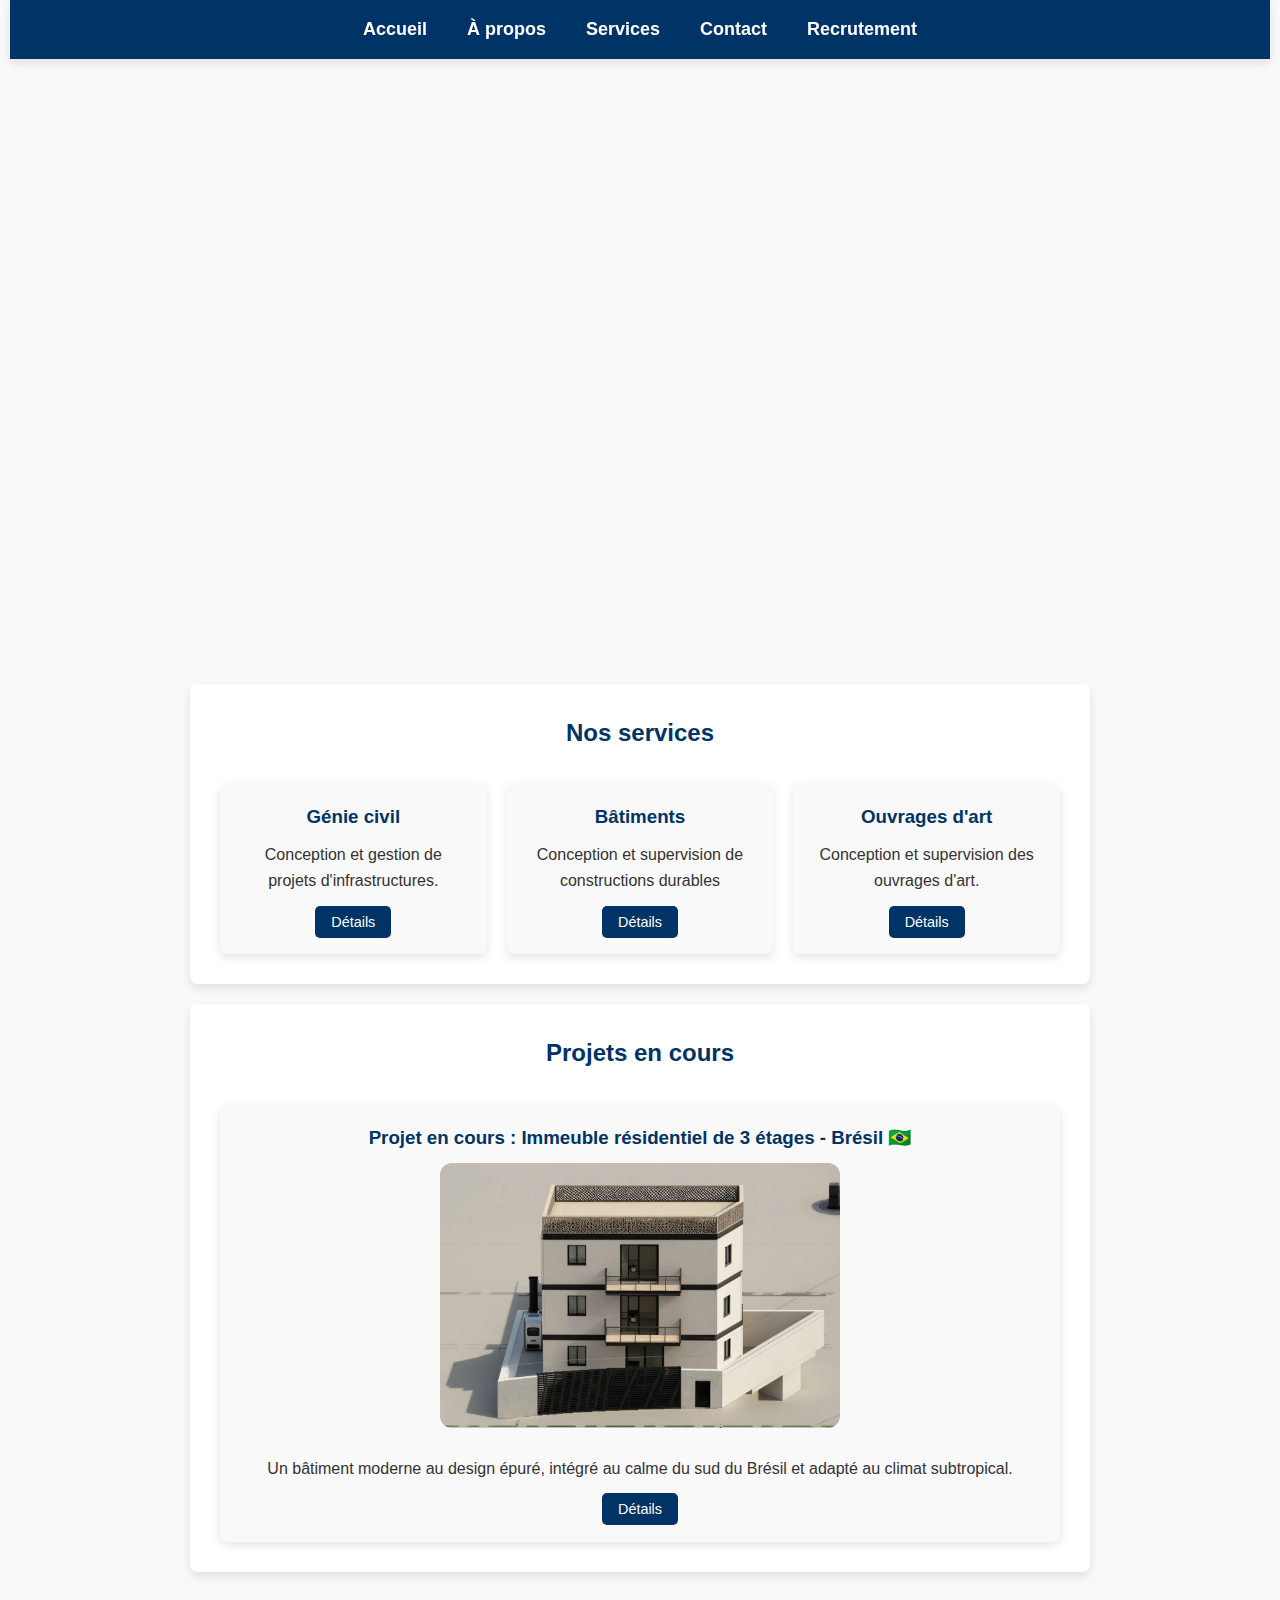
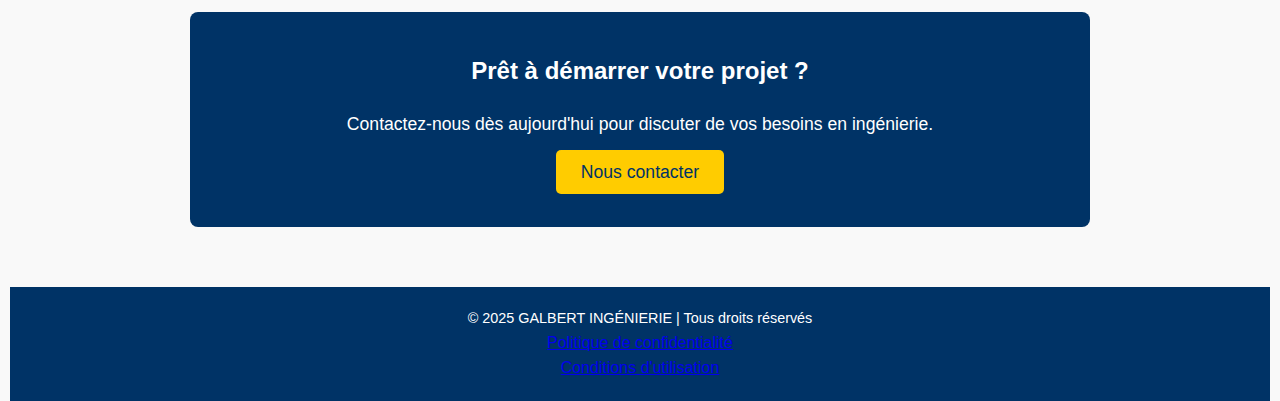
<file: index.html>
<!DOCTYPE html>
<html lang="fr">

<head>
    <meta charset="UTF-8">
    <meta name="viewport" content="width=device-width, initial-scale=1.0">
    <meta name="description" content="GALBERT INGÉNIERIE - Bureau d'études spécialisé en génie civil, géotechnique et infrastructures durables en Haïti.">
    <meta name="keywords" content="génie civil, infrastructures, Haïti, bureau d'études, solutions innovantes, géotechnique">
    <meta name="author" content="GALBERT INGÉNIERIE">
    <title>Accueil - GALBERT INGÉNIERIE</title>
    <link rel="stylesheet" href="styles.css">
    <link rel="icon" href="favicon.ico" type="image/x-icon">
</head>
<body>

    <header>
        <nav>
            <ul>
                <li><a href="index.html">Accueil</a></li>
                <li><a href="about.html">À propos</a></li>
                <li><a href="services.html">Services</a></li>
                <li><a href="contact.html">Contact</a></li>
                <li><a href="recruitment.html">Recrutement</a></li>
            </ul>
        </nav>
    </header>

    <main>
        <!-- Bannière d'accueil -->
        <section class="hero">
            <div class="hero-content">
                <h1>Des solutions d'ingénierie innovantes pour vous</h1>
                <p>Experts en génie civil et en infrastructures durables.</p>
                <a href="about.html" class="button">Découvrez-nous</a>
            </div>
        </section>

        <!-- Présentation rapide -->
        <section class="intro">
            <h2>Qui sommes-nous ?</h2>
            <p><strong>GALBERT INGÉNIERIE</strong> est un bureau d'études spécialisé en génie civil, offrant des solutions innovantes et durables pour les infrastructures modernes. Notre équipe d'experts s'engage à relever les défis techniques tout en respectant les normes environnementales.</p>
            <a href="about.html" class="button">En savoir plus</a>
        </section>

        <!-- Nos services -->
        <section class="services-overview">
            <h2>Nos services</h2>
            <div class="service-cards">
                <div class="card">
                    <h3>Génie civil</h3>
                    <p>Conception et gestion de projets d'infrastructures.</p>
                    <a href="services.html" class="button">Détails</a>
                </div>
                <div class="card">
                    <h3>Bâtiments</h3>
                    <p>Conception et supervision de constructions durables</p>
                    <a href="services.html" class="button">Détails</a>
                </div>
                <div class="card">
                    <h3>Ouvrages d'art</h3>
                    <p>Conception et supervision des ouvrages d'art.</p>
                    <a href="services.html" class="button">Détails</a>
                </div>
            </div>
        </section>

        <!-- Aperçu du projet -->
        <section class="services-overview">
                <h2>Projets en cours</h2>
                <div class="service-cards">
                    <div class="card">
                        <h3>Projet en cours : Immeuble résidentiel de 3 étages - Brésil 🇧🇷</h3>
                        <img src="batiment1.jpg" alt="Immeuble résidentiel - Campina Grande do Sul" style="width:100%; max-width:400px; height:auto; border-radius:12px; margin-bottom:20px;">
                        <p>Un bâtiment moderne au design épuré, intégré au calme du sud du Brésil et adapté au climat subtropical.</p>
                        <a href="services.html" class="button">Détails</a>
                    </div>
                </div>
        </section>

              
        <!-- Appel à l'action final -->
        <section class="cta">
            <h2>Prêt à démarrer votre projet ?</h2>
            <p>Contactez-nous dès aujourd'hui pour discuter de vos besoins en ingénierie.</p>
            <a href="contact.html" class="button">Nous contacter</a>
        </section>
    </main>

    <footer>
        <p>&copy; 2025 GALBERT INGÉNIERIE | Tous droits réservés</p>
        <nav>
            <ul>
                <li><a href="privacy.html" target="_blank">Politique de confidentialité</a></li>
                <li><a href="terms.html" target="_blank">Conditions d'utilisation</a></li>
            </ul>
        </nav>
    </footer>

</body>
</html>
</file>
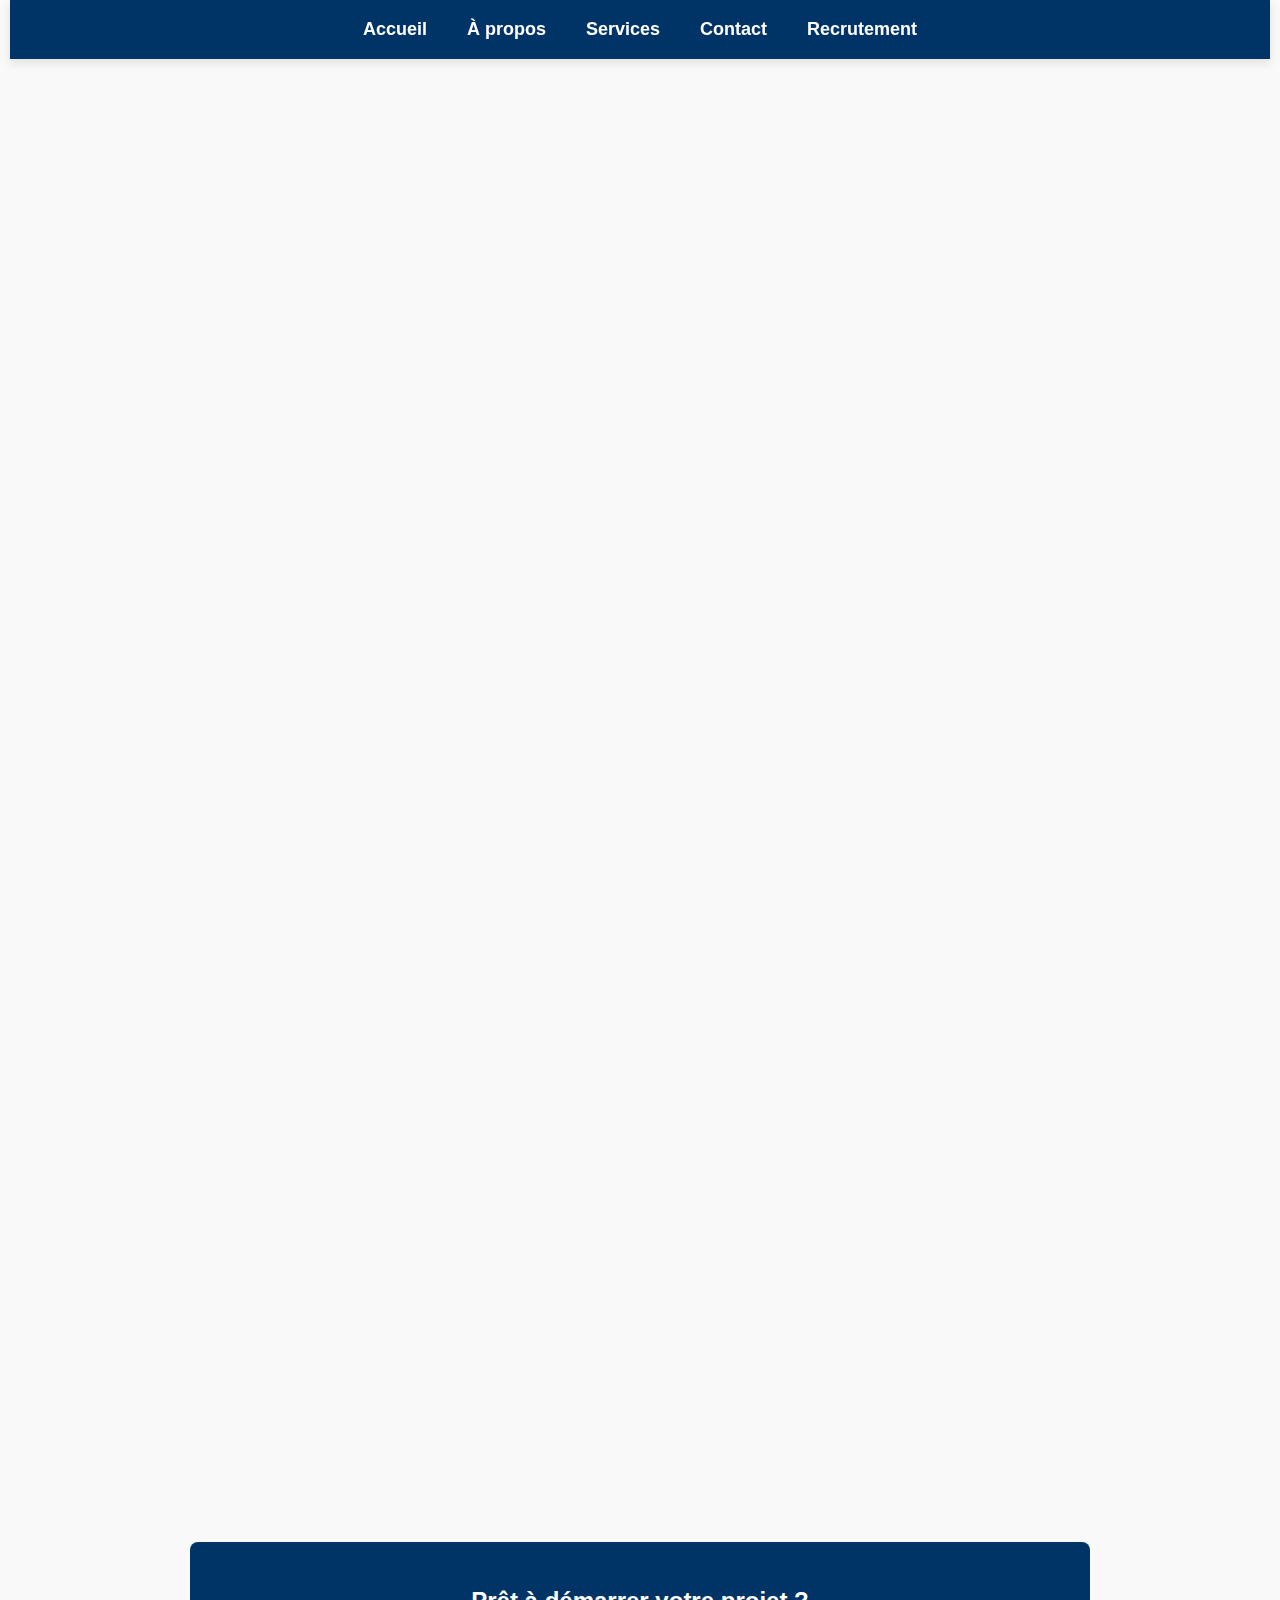
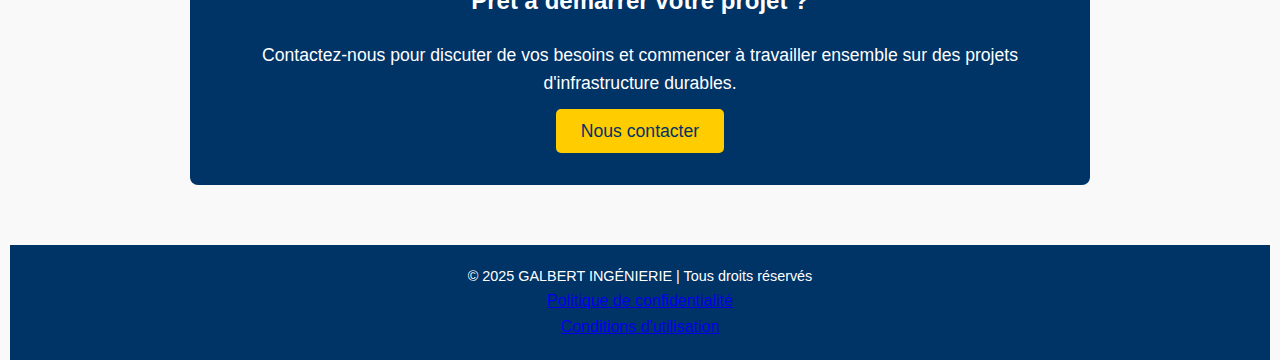
<file: about.html>
<!DOCTYPE html>
<html lang="fr">
<head>
    <meta charset="UTF-8">
    <meta name="viewport" content="width=device-width, initial-scale=1.0">
    <meta name="description" content="À propos de GALBERT INGÉNIERIE, bureau d'études spécialisé en génie civil et infrastructures durables en Haïti.">
    <meta name="keywords" content="génie civil, géotechnique, infrastructures durables, bureau d'études, Haïti">
    <meta name="author" content="GALBERT INGÉNIERIE">
    <title>À propos - GALBERT INGÉNIERIE</title>
    <link rel="stylesheet" href="styles.css">
    <link rel="icon" href="favicon.ico" type="image/x-icon">
</head>
<body>

    <header>
        <nav>
            <ul>
                <li><a href="index.html">Accueil</a></li>
                <li><a href="about.html">À propos</a></li>
                <li><a href="services.html">Services</a></li>
                <li><a href="contact.html">Contact</a></li>
                <li><a href="recruitment.html">Recrutement</a></li>
            </ul>
        </nav>
    </header>

    <main>
        <!-- Bannière À propos -->
        <section class="hero">
            <div class="hero-content">
                <h1>Qui sommes-nous ?</h1>
                <p>Découvrez notre expertise en génie civil et infrastructures durables.</p>
            </div>
        </section>

        <!-- Notre mission -->
        <section class="intro">
            <h2>Notre mission</h2>
            <div class="section-box">
                <p><strong>GALBERT INGÉNIERIE</strong> est un bureau d'études spécialisé dans les projets d'infrastructures et de bâtiments. Nous nous engageons à offrir des solutions innovantes et respectueuses de l’environnement pour répondre aux besoins d’infrastructures modernes et durables.</p>
            </div>
        </section>

        <!-- Notre vision -->
        <section class="intro">
            <h2>Notre vision</h2>
            <div class="section-box">
                <p><strong>Notre vision</strong> est de devenir un acteur clé dans le développement des infrastructures durables, en apportant des solutions techniques adaptées aux réalités locales tout en intégrant les dernières avancées technologiques.</p>
            </div>
        </section>

        <!-- Nos valeurs -->
        <section class="intro">
            <h2>Nos valeurs</h2>
            <div class="section-box">
                <ul>
                    <li><strong>Innovation constante</strong></li>
                    <li><strong>Respect des normes environnementales</strong></li>
                    <li><strong>Engagement envers la qualité et la sécurité</strong></li>
                    <li><strong>Inclusion sociale</strong></li>
                    <li><strong>Diversité</strong></li>
                </ul>
            </div>
        </section>

        <!-- Équipe -->
        <section class="intro">
            <h2>Notre équipe</h2>
            <div class="section-box">
                <p>Nous sommes une équipe d'experts passionnés par leur métier, avec une expérience solide en génie civil. En tant qu'entreprise familiale, nous mettons un point d'honneur à cultiver une atmosphère de collaboration et de confiance. Chaque projet est pour nous une occasion de repousser les limites et de proposer des solutions toujours plus performantes.</p>
            </div>
        </section>

        <!-- Appel à l'action -->
        <section class="cta">
            <h2>Prêt à démarrer votre projet ?</h2>
            <p>Contactez-nous pour discuter de vos besoins et commencer à travailler ensemble sur des projets d'infrastructure durables.</p>
            <a href="contact.html" class="button">Nous contacter</a>
        </section>
    </main>

    <footer>
        <p>&copy; 2025 GALBERT INGÉNIERIE | Tous droits réservés</p>
        <nav>
            <ul>
                <li><a href="privacy.html" target="_blank">Politique de confidentialité</a></li>
                <li><a href="terms.html" target="_blank">Conditions d'utilisation</a></li>
            </ul>
        </nav>
    </footer>

</body>
</html>
</file>
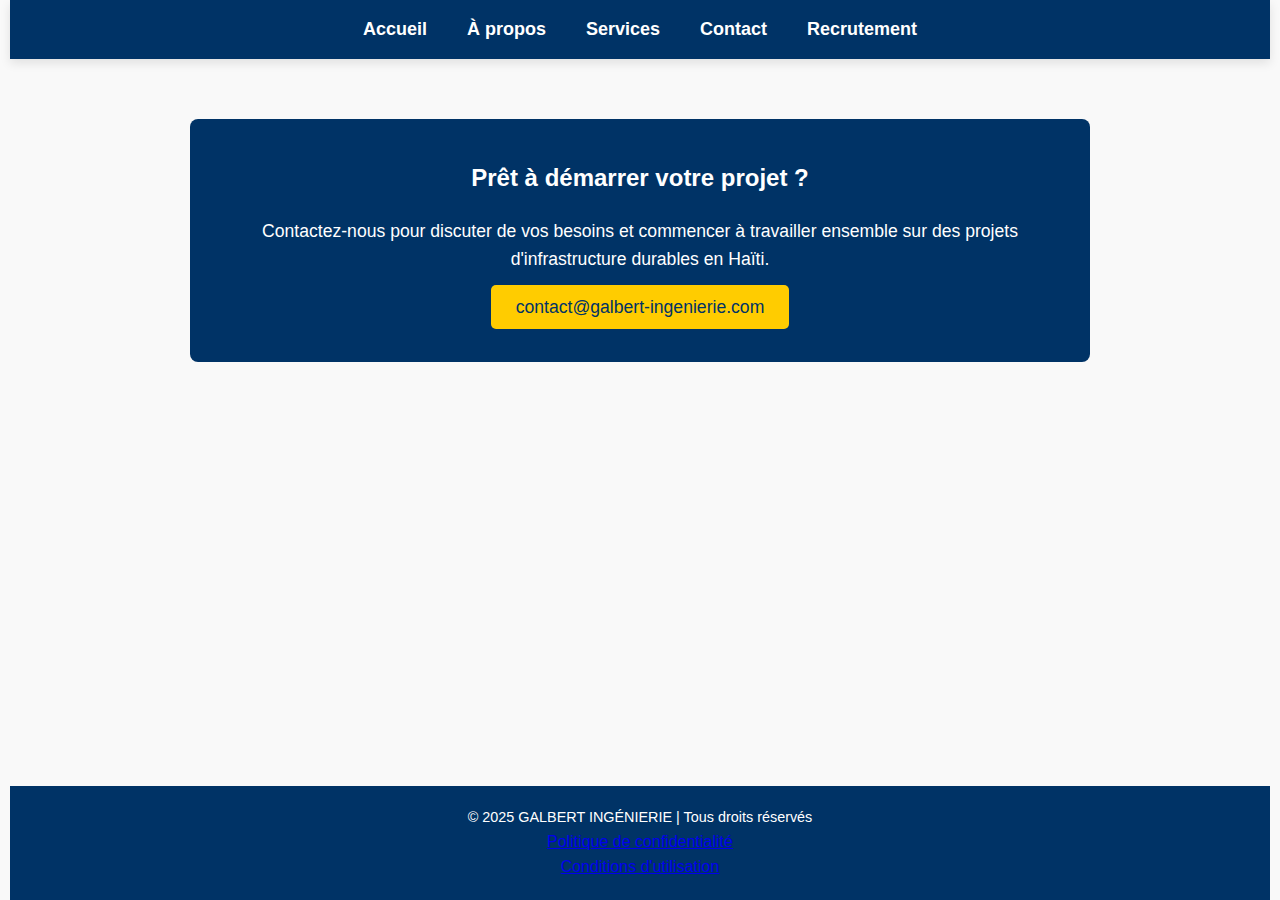
<file: contact.html>
<!DOCTYPE html>
<html lang="fr">
<head>
    <meta charset="UTF-8">
    <meta name="viewport" content="width=device-width, initial-scale=1.0">
    <meta name="description" content="Contactez GALBERT INGÉNIERIE pour plus d'informations sur nos services ou pour toute demande.">
    <meta name="keywords" content="contact, génie civil, bureau d'études, Haïti, infrastructure, ingénierie">
    <meta name="author" content="GALBERT INGÉNIERIE">
    <title>Contact - GALBERT INGÉNIERIE</title>
    <link rel="stylesheet" href="styles.css">
    <link rel="icon" href="favicon.ico" type="image/x-icon">
    <style>
        .contact {
            background-color: #fff;
            padding: 30px;
            margin: 20px auto;
            width: 80%;
            max-width: 900px;
            border-radius: 8px;
            box-shadow: 0 2px 10px rgba(0, 0, 0, 0.1);
            text-align: center;
        }
        .contact h1 {
            color: #333;
        }
        .contact p {
            color: #555;
            font-size: 1.2em;
            margin-bottom: 20px;
        }
        .contact a {
            color: #007BFF;
            text-decoration: none;
            font-weight: bold;
        }
        .contact a:hover {
            text-decoration: underline;
        }
    </style>
</head>
<body>

    <header>
        <nav>
            <ul>
                <li><a href="index.html">Accueil</a></li>
                <li><a href="about.html">À propos</a></li>
                <li><a href="services.html">Services</a></li>
                <li><a href="contact.html" aria-current="page">Contact</a></li>
                <li><a href="recruitment.html">Recrutement</a></li>
            </ul>
        </nav>
    </header>

    <main>
        <!-- Appel à l'action -->
        <section class="cta">
                <h2>Prêt à démarrer votre projet ?</h2>
                <p>Contactez-nous pour discuter de vos besoins et commencer à travailler ensemble sur des projets d'infrastructure durables en Haïti.</p>
                <a href="mailto:contact@galbert-ingenierie.com" class="button">contact@galbert-ingenierie.com</a>
            </section>
    </main>

    <footer>
        <p>&copy; 2025 GALBERT INGÉNIERIE | Tous droits réservés</p>
        <nav>
            <ul>
                <li><a href="privacy.html" target="_blank">Politique de confidentialité</a></li>
                <li><a href="terms.html" target="_blank">Conditions d'utilisation</a></li>
            </ul>
        </nav>
    </footer>

</body>
</html>
</file>
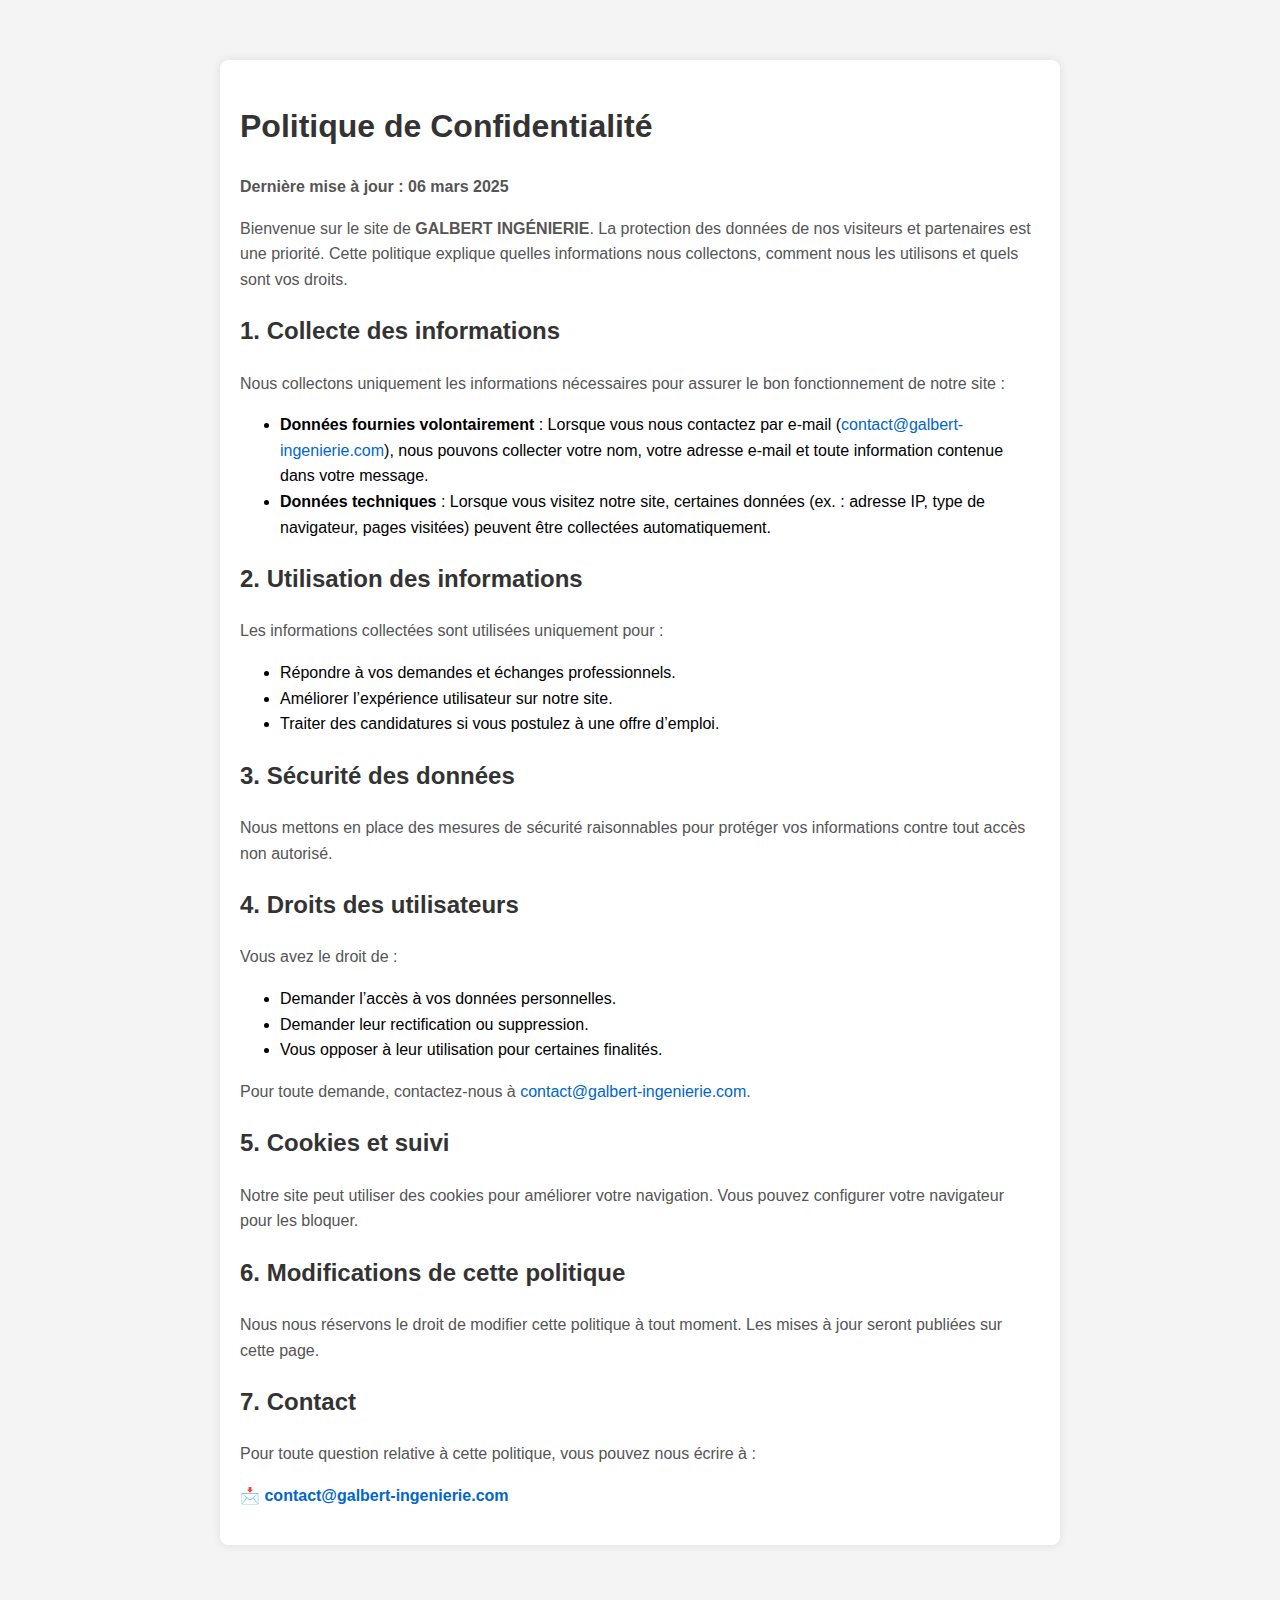
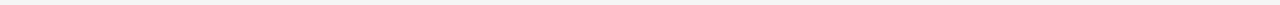
<file: privacy.html>
<!DOCTYPE html>
<html lang="fr">
<head>
    <meta charset="UTF-8">
    <meta name="viewport" content="width=device-width, initial-scale=1.0">
    <title>Politique de Confidentialité | GALBERT INGÉNIERIE</title>
    <style>
        body {
            font-family: Arial, sans-serif;
            line-height: 1.6;
            margin: 40px;
            padding: 20px;
            background-color: #f4f4f4;
        }
        .container {
            max-width: 800px;
            margin: auto;
            background: white;
            padding: 20px;
            border-radius: 8px;
            box-shadow: 0 0 10px rgba(0, 0, 0, 0.1);
        }
        h1, h2 {
            color: #333;
        }
        p {
            color: #555;
        }
        a {
            color: #0066cc;
            text-decoration: none;
        }
    </style>
</head>
<body>

<div class="container">
    <h1>Politique de Confidentialité</h1>
    <p><strong>Dernière mise à jour : 06 mars 2025</strong></p>

    <p>Bienvenue sur le site de <strong>GALBERT INGÉNIERIE</strong>. La protection des données de nos visiteurs et partenaires est une priorité. Cette politique explique quelles informations nous collectons, comment nous les utilisons et quels sont vos droits.</p>

    <h2>1. Collecte des informations</h2>
    <p>Nous collectons uniquement les informations nécessaires pour assurer le bon fonctionnement de notre site :</p>
    <ul>
        <li><strong>Données fournies volontairement</strong> : Lorsque vous nous contactez par e-mail (<a href="mailto:contact@galbert-ingenierie.com">contact@galbert-ingenierie.com</a>), nous pouvons collecter votre nom, votre adresse e-mail et toute information contenue dans votre message.</li>
        <li><strong>Données techniques</strong> : Lorsque vous visitez notre site, certaines données (ex. : adresse IP, type de navigateur, pages visitées) peuvent être collectées automatiquement.</li>
    </ul>

    <h2>2. Utilisation des informations</h2>
    <p>Les informations collectées sont utilisées uniquement pour :</p>
    <ul>
        <li>Répondre à vos demandes et échanges professionnels.</li>
        <li>Améliorer l’expérience utilisateur sur notre site.</li>
        <li>Traiter des candidatures si vous postulez à une offre d’emploi.</li>
    </ul>

    <h2>3. Sécurité des données</h2>
    <p>Nous mettons en place des mesures de sécurité raisonnables pour protéger vos informations contre tout accès non autorisé.</p>

    <h2>4. Droits des utilisateurs</h2>
    <p>Vous avez le droit de :</p>
    <ul>
        <li>Demander l’accès à vos données personnelles.</li>
        <li>Demander leur rectification ou suppression.</li>
        <li>Vous opposer à leur utilisation pour certaines finalités.</li>
    </ul>
    <p>Pour toute demande, contactez-nous à <a href="mailto:contact@galbert-ingenierie.com">contact@galbert-ingenierie.com</a>.</p>

    <h2>5. Cookies et suivi</h2>
    <p>Notre site peut utiliser des cookies pour améliorer votre navigation. Vous pouvez configurer votre navigateur pour les bloquer.</p>

    <h2>6. Modifications de cette politique</h2>
    <p>Nous nous réservons le droit de modifier cette politique à tout moment. Les mises à jour seront publiées sur cette page.</p>

    <h2>7. Contact</h2>
    <p>Pour toute question relative à cette politique, vous pouvez nous écrire à :</p>
    <p><strong>📩 <a href="mailto:contact@galbert-ingenierie.com">contact@galbert-ingenierie.com</a></strong></p>
</div>

</body>
</html>
</file>
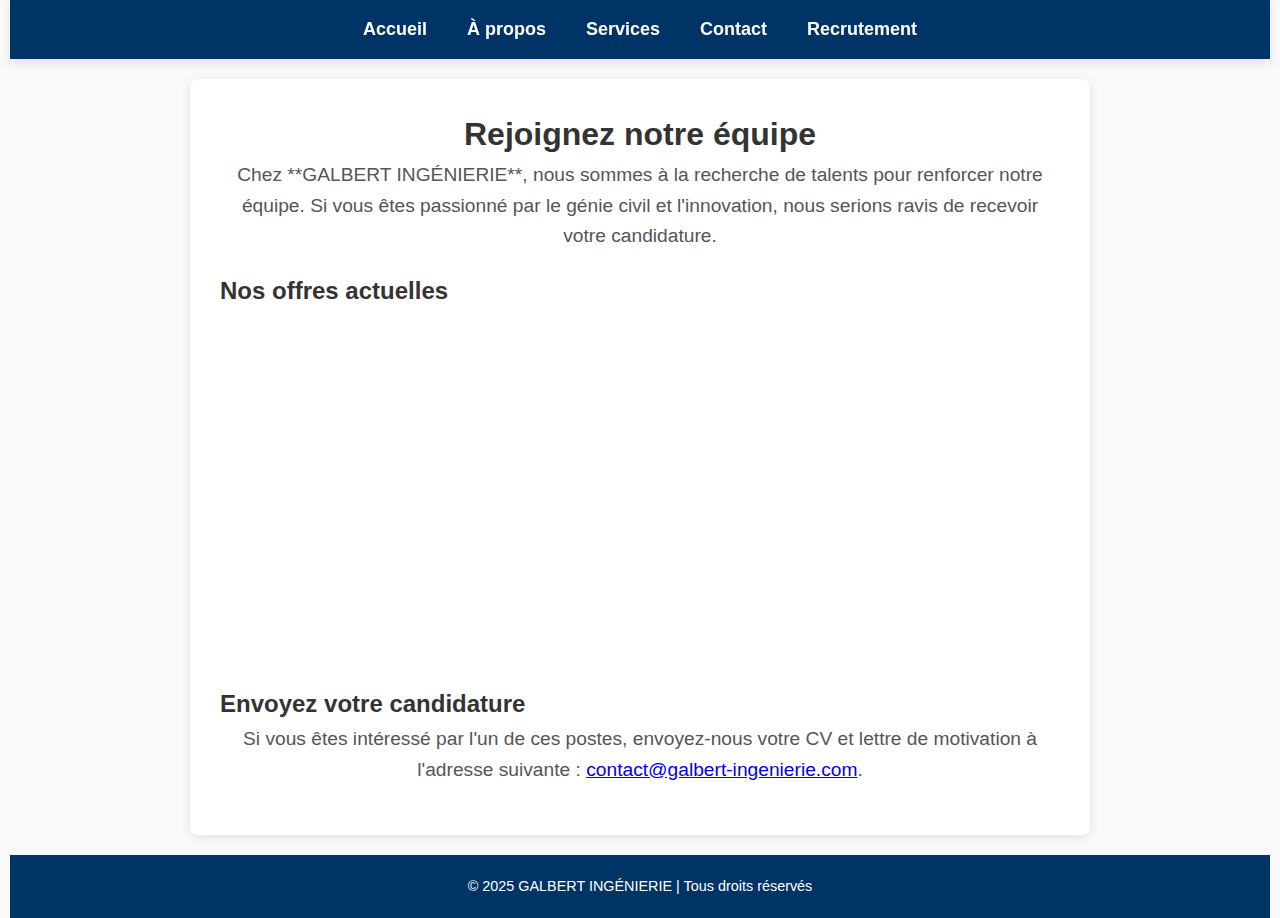
<file: recruitment.html>
<!DOCTYPE html>
<html lang="fr">
<head>
    <meta charset="UTF-8">
    <meta name="viewport" content="width=device-width, initial-scale=1.0">
    <meta name="description" content="Rejoignez l'équipe de GALBERT INGÉNIERIE, bureau d'études en génie civil basé en Haïti. Découvrez nos offres de recrutement.">
    <title>Recrutement - GALBERT INGÉNIERIE</title>
    <link rel="stylesheet" href="styles.css">
    <style>
        .recruitment {
            background-color: #fff;
            padding: 30px;
            margin: 20px auto;
            width: 80%;
            max-width: 900px;
            border-radius: 8px;
            box-shadow: 0 2px 10px rgba(0, 0, 0, 0.1);
        }
        .recruitment h1 {
            color: #333;
            text-align: center;
        }
        .recruitment p {
            color: #555;
            font-size: 1.2em;
            text-align: center;
            margin-bottom: 20px;
        }
        .recruitment ul {
            list-style: none;
            padding: 0;
        }
        .recruitment ul li {
            background-color: #f9f9f9;
            margin-bottom: 10px;
            padding: 15px;
            border-radius: 8px;
            box-shadow: 0 1px 5px rgba(0, 0, 0, 0.1);
        }
        .recruitment ul li h3 {
            margin: 0;
            color: #333;
        }
        .recruitment ul li p {
            color: #555;
        }
    </style>
</head>
<body>

    <header>
        <nav>
            <ul>
                <li><a href="index.html">Accueil</a></li>
                <li><a href="about.html">À propos</a></li>
                <li><a href="services.html">Services</a></li>
                <li><a href="contact.html">Contact</a></li>
                <li><a href="recruitment.html">Recrutement</a></li> <!-- Lien vers la section recrutement -->
            </ul>
        </nav>
    </header>

    <section class="recruitment">
        <h1>Rejoignez notre équipe</h1>
        <p>Chez **GALBERT INGÉNIERIE**, nous sommes à la recherche de talents pour renforcer notre équipe. Si vous êtes passionné par le génie civil et l'innovation, nous serions ravis de recevoir votre candidature.</p>

        <h2>Nos offres actuelles</h2>

        <ul>
            <li>
                <h3>Ingénieur en génie civil</h3>
                <p>Nous recherchons un ingénieur en génie civil avec un diplôme reconnu pour rejoindre notre équipe et participer à des projets d'infrastructure complexes. Une expérience en gestion de projets d'infrastructure est un plus. Vous devrez travailler en étroite collaboration avec notre équipe pour garantir la qualité et la performance des projets.</p>
            </li>
            <li>
                <h3>Projeteur AutoCAD</h3>
                <p>Nous cherchons un projeteur AutoCAD expérimenté pour produire des plans détaillés pour nos projets d'infrastructure. Vous serez responsable de la modélisation et de la préparation des documents techniques nécessaires à la réalisation des projets.</p>
            </li>
        </ul>

        <h2>Envoyez votre candidature</h2>
        <p>Si vous êtes intéressé par l'un de ces postes, envoyez-nous votre CV et lettre de motivation à l'adresse suivante : <a href="mailto:contact@galbert-ingenierie.com">contact@galbert-ingenierie.com</a>.</p>
    </section>

    <footer>
        <p>&copy; 2025 GALBERT INGÉNIERIE | Tous droits réservés</p>
    </footer>

</body>
</html>
</file>
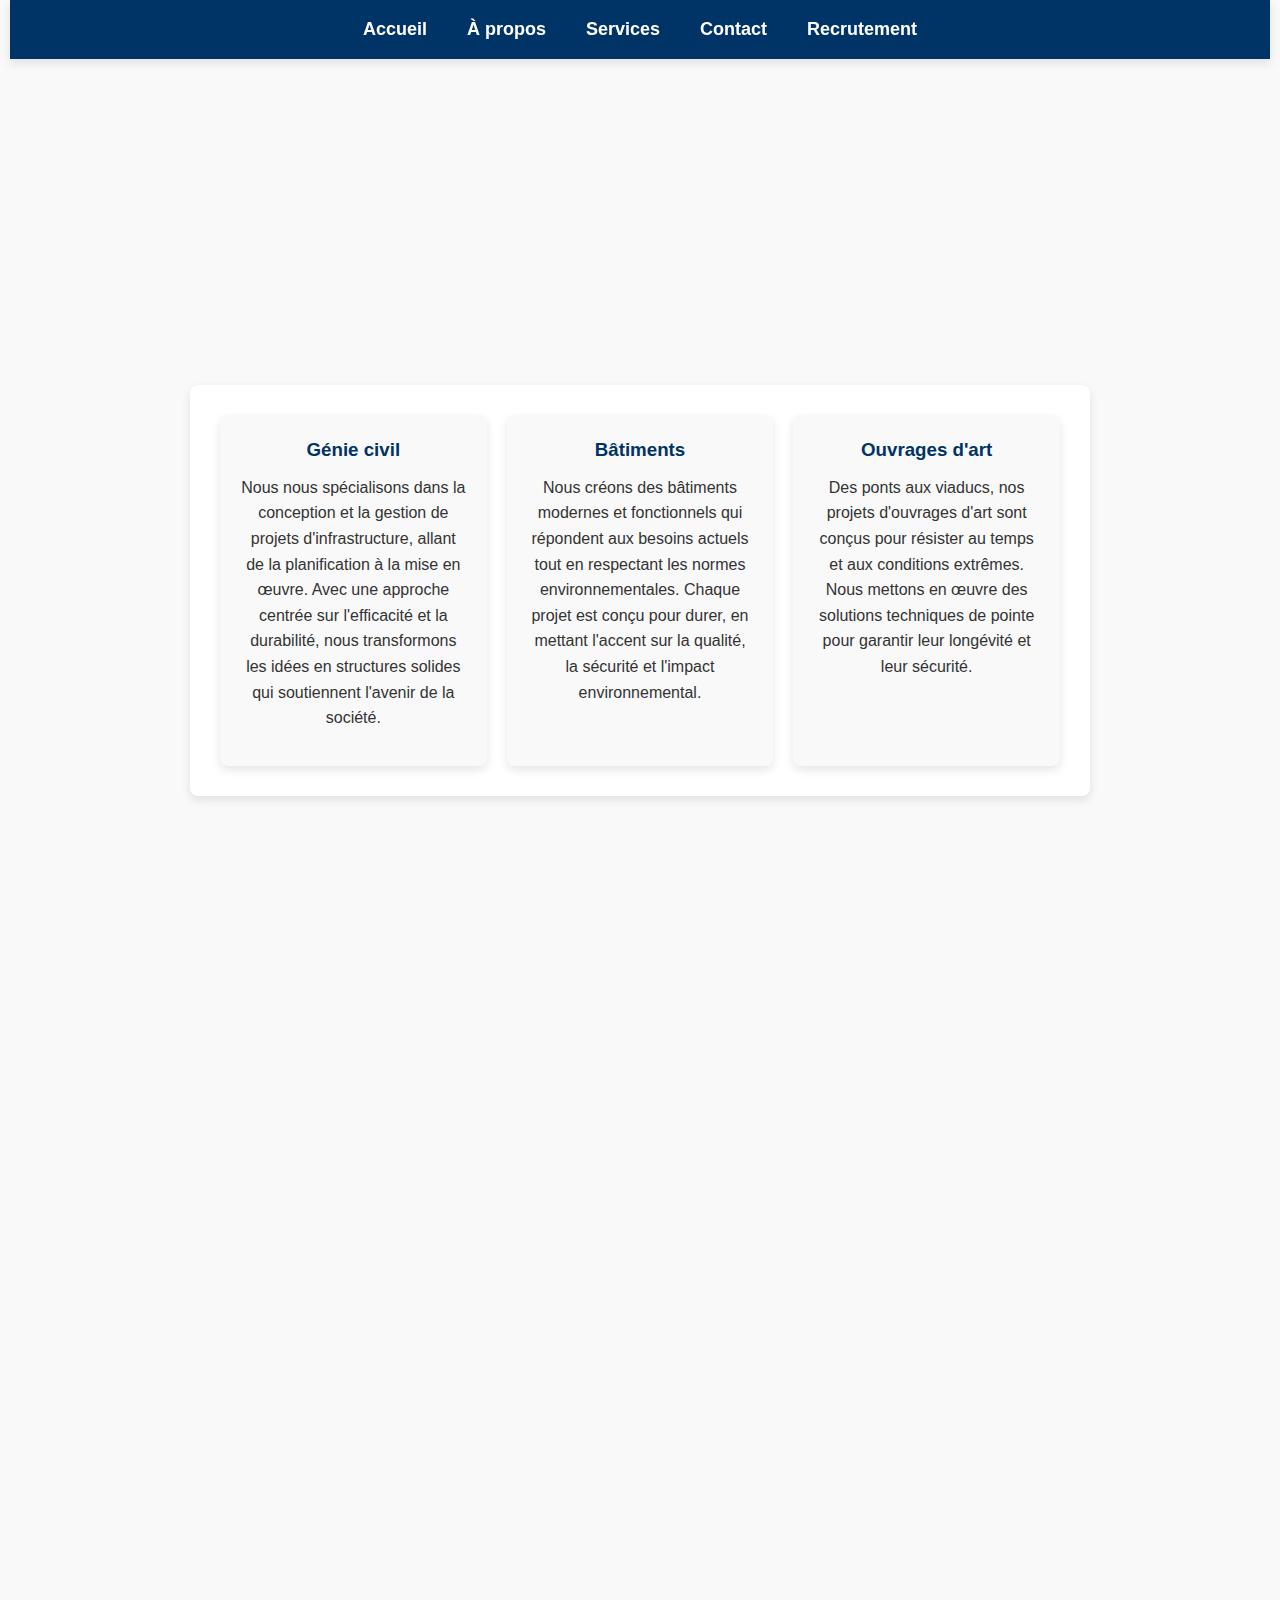
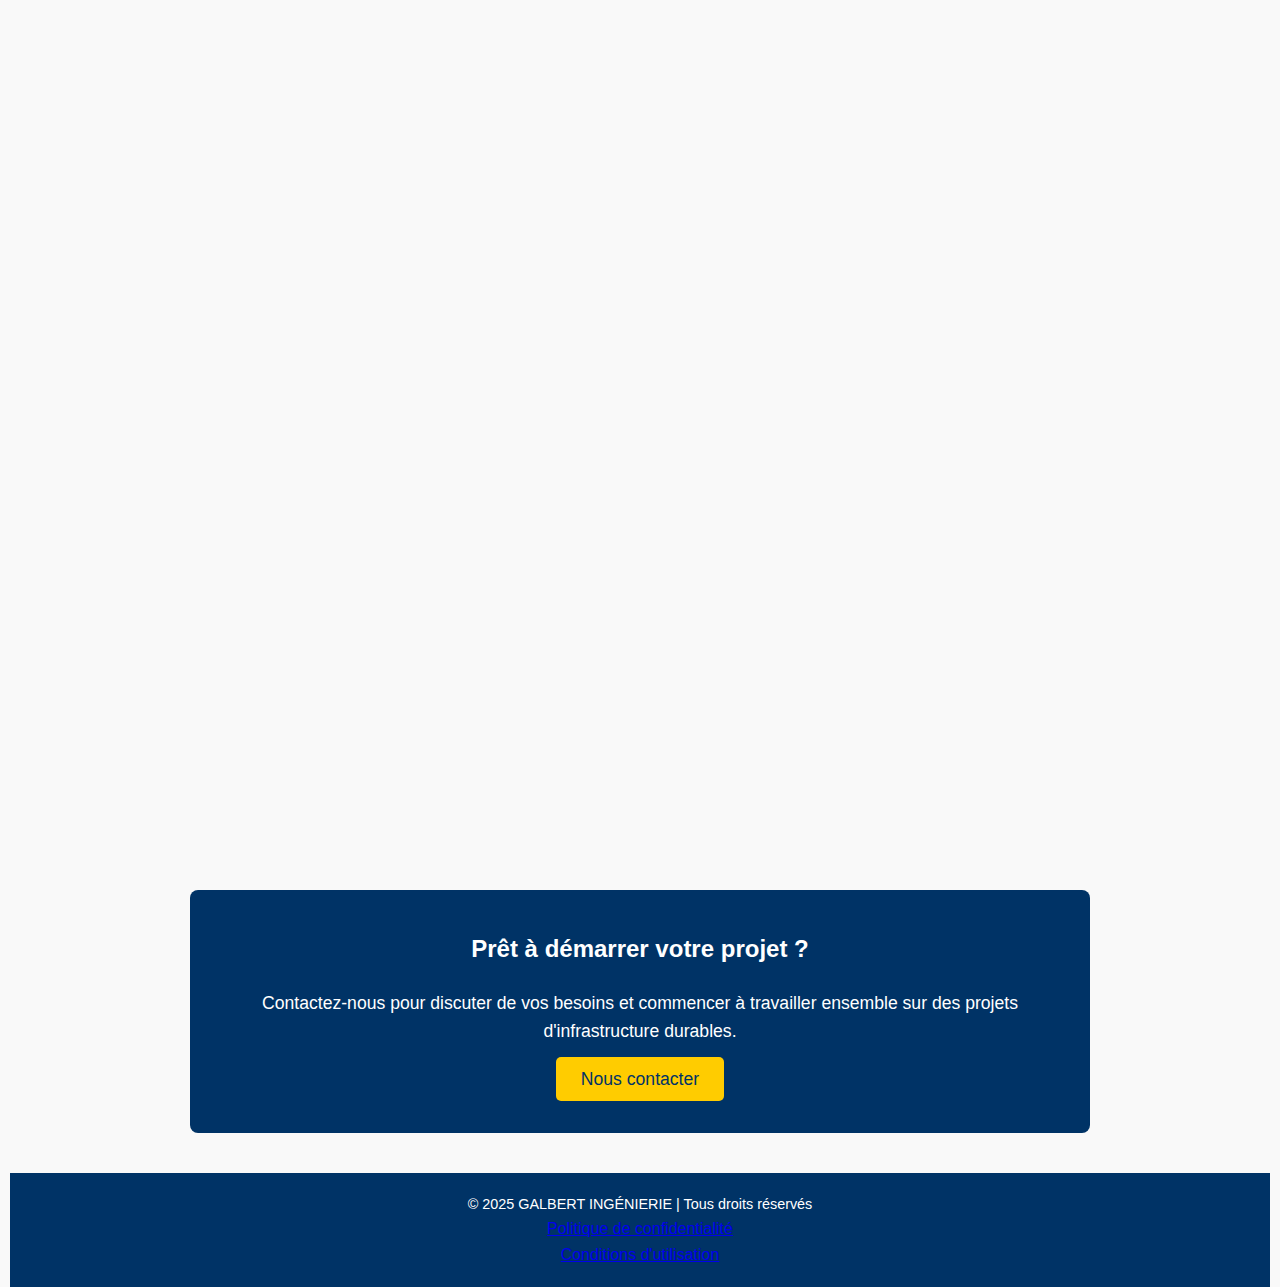
<file: services.html>
<!DOCTYPE html>
<html lang="fr">
<head>
    <meta charset="UTF-8">
    <meta name="viewport" content="width=device-width, initial-scale=1.0">
    <meta name="description" content="Services offerts par GALBERT INGÉNIERIE en génie civil, géotechnique et infrastructures routières.">
    <title>Services - GALBERT INGÉNIERIE</title>
    <link rel="stylesheet" href="styles.css">
    <style>
        .services {
            background-color: #fff;
            padding: 30px;
            margin: 20px auto;
            width: 80%;
            max-width: 900px;
            border-radius: 8px;
            box-shadow: 0 2px 10px rgba(0, 0, 0, 0.1);
        }

        .services h1 {
            color: #333;
            text-align: center;
        }

        .services p {
            color: #555;
            font-size: 1.2em;
            text-align: center;
            margin-bottom: 20px;
        }

        .services ul {
            list-style: none;
            padding: 0;
            text-align: center;
        }

        .services ul li {
            background-color: #f9f9f9;
            margin-bottom: 10px;
            padding: 15px;
            border-radius: 8px;
            box-shadow: 0 1px 5px rgba(0, 0, 0, 0.1);
        }

        .services ul li strong {
            color: #333;
        }
    </style>
</head>
<body>

    <header>
        <nav>
            <ul>
                <li><a href="index.html">Accueil</a></li>
                <li><a href="about.html">À propos</a></li>
                <li><a href="services.html" aria-current="page">Services</a></li>
                <li><a href="contact.html">Contact</a></li>
                <li><a href="recruitment.html">Recrutement</a></li>
            </ul>
        </nav>
    </header>

    <section class="hero">
            <div class="hero-content">
            <h1>Nos Services</h1>
            <p>Nous proposons des solutions complètes en génie civil et géotechnique, adaptées à tous vos projets d'infrastructure. Nos services couvrent la conception, la gestion et la supervision de projets complexes.</p>
    </section>

    <!-- Nos services -->
    <section class="services-overview">
            <div class="service-cards">
                <div class="card">
                    <h3>Génie civil</h3>
                    <p>Nous nous spécialisons dans la conception et la gestion de projets d'infrastructure, allant de la planification à la mise en œuvre. Avec une approche centrée sur l'efficacité et la durabilité, nous transformons les idées en structures solides qui soutiennent l'avenir de la société.</p>
                </div>
                <div class="card">
                    <h3>Bâtiments</h3>
                    <p>Nous créons des bâtiments modernes et fonctionnels qui répondent aux besoins actuels tout en respectant les normes environnementales. Chaque projet est conçu pour durer, en mettant l'accent sur la qualité, la sécurité et l'impact environnemental.</p>
                </div>
                <div class="card">
                    <h3>Ouvrages d'art</h3>
                    <p>Des ponts aux viaducs, nos projets d'ouvrages d'art sont conçus pour résister au temps et aux conditions extrêmes. Nous mettons en œuvre des solutions techniques de pointe pour garantir leur longévité et leur sécurité.</p>
                </div>
            </div>
    </section>

    <!-- Projet en vedette -->
    <section class="intro">
        <h2>Projet de Construction en cours au Brésil 🇧🇷</h2>
        <div class="section-box">
            <p><strong>📍 Localisation :</strong> Campina Grande do Sul, État du Paraná, Brésil</p>
            <p><strong>🏗️ Type de projet :</strong> Construction d’un immeuble résidentiel</p>
            <p><strong>📅 Année de réalisation :</strong> 2025</p>
            <p><strong>🏢 Étages :</strong> 3 + terrasse</p>
            
            <img src="batiment1.jpg" alt="Immeuble résidentiel - Campina Grande do Sul" style="width:100%; max-width:400px; height:auto; border-radius:12px; margin-bottom:20px;">            
            
            <p><strong>🔧 Rôle de Galbert Ingénierie :</strong></p>
            <ul>
                <li>Conception architecturale et structurelle</li>
                <li>Coordination des travaux</li>
                <li>Suivi qualité et sécurité</li>
                <li>Intégration de solutions économes en énergie</li>
            </ul>
            <p></p>
            <img src="batiment3.jpg" alt="Immeuble résidentiel - Campina Grande do Sul" style="width:100%; max-width:400px; height:auto; border-radius:12px; margin-bottom:20px;">


            <p><strong>📝 Description :</strong></p>
            <p>Ce projet résidentiel situé à Campina Grande do Sul reflète l’élégance d’une architecture moderne intégrée à la quiétude du sud du Brésil. Avec ses lignes épurées, ses balcons ouverts et sa terrasse sur le toit, le bâtiment allie esthétisme, confort et adaptation au climat subtropical.</p>

            <img src="batiment2.jpg" alt="Immeuble résidentiel - Campina Grande do Sul" style="width:100%; max-width:400px; height:auto; border-radius:12px; margin-bottom:20px;">
        </div>
    </section>

    <!-- Appel à l'action -->
    <section class="cta">
            <h2>Prêt à démarrer votre projet ?</h2>
            <p>Contactez-nous pour discuter de vos besoins et commencer à travailler ensemble sur des projets d'infrastructure durables.</p>
            <a href="contact.html" class="button">Nous contacter</a>
        </section>

    <footer>
        <p>&copy; 2025 GALBERT INGÉNIERIE | Tous droits réservés</p>
        <nav>
            <ul>
                <li><a href="privacy.html" target="_blank">Politique de confidentialité</a></li>
                <li><a href="terms.html" target="_blank">Conditions d'utilisation</a></li>
            </ul>
        </nav>
    </footer>

</body>
</html>
</file>
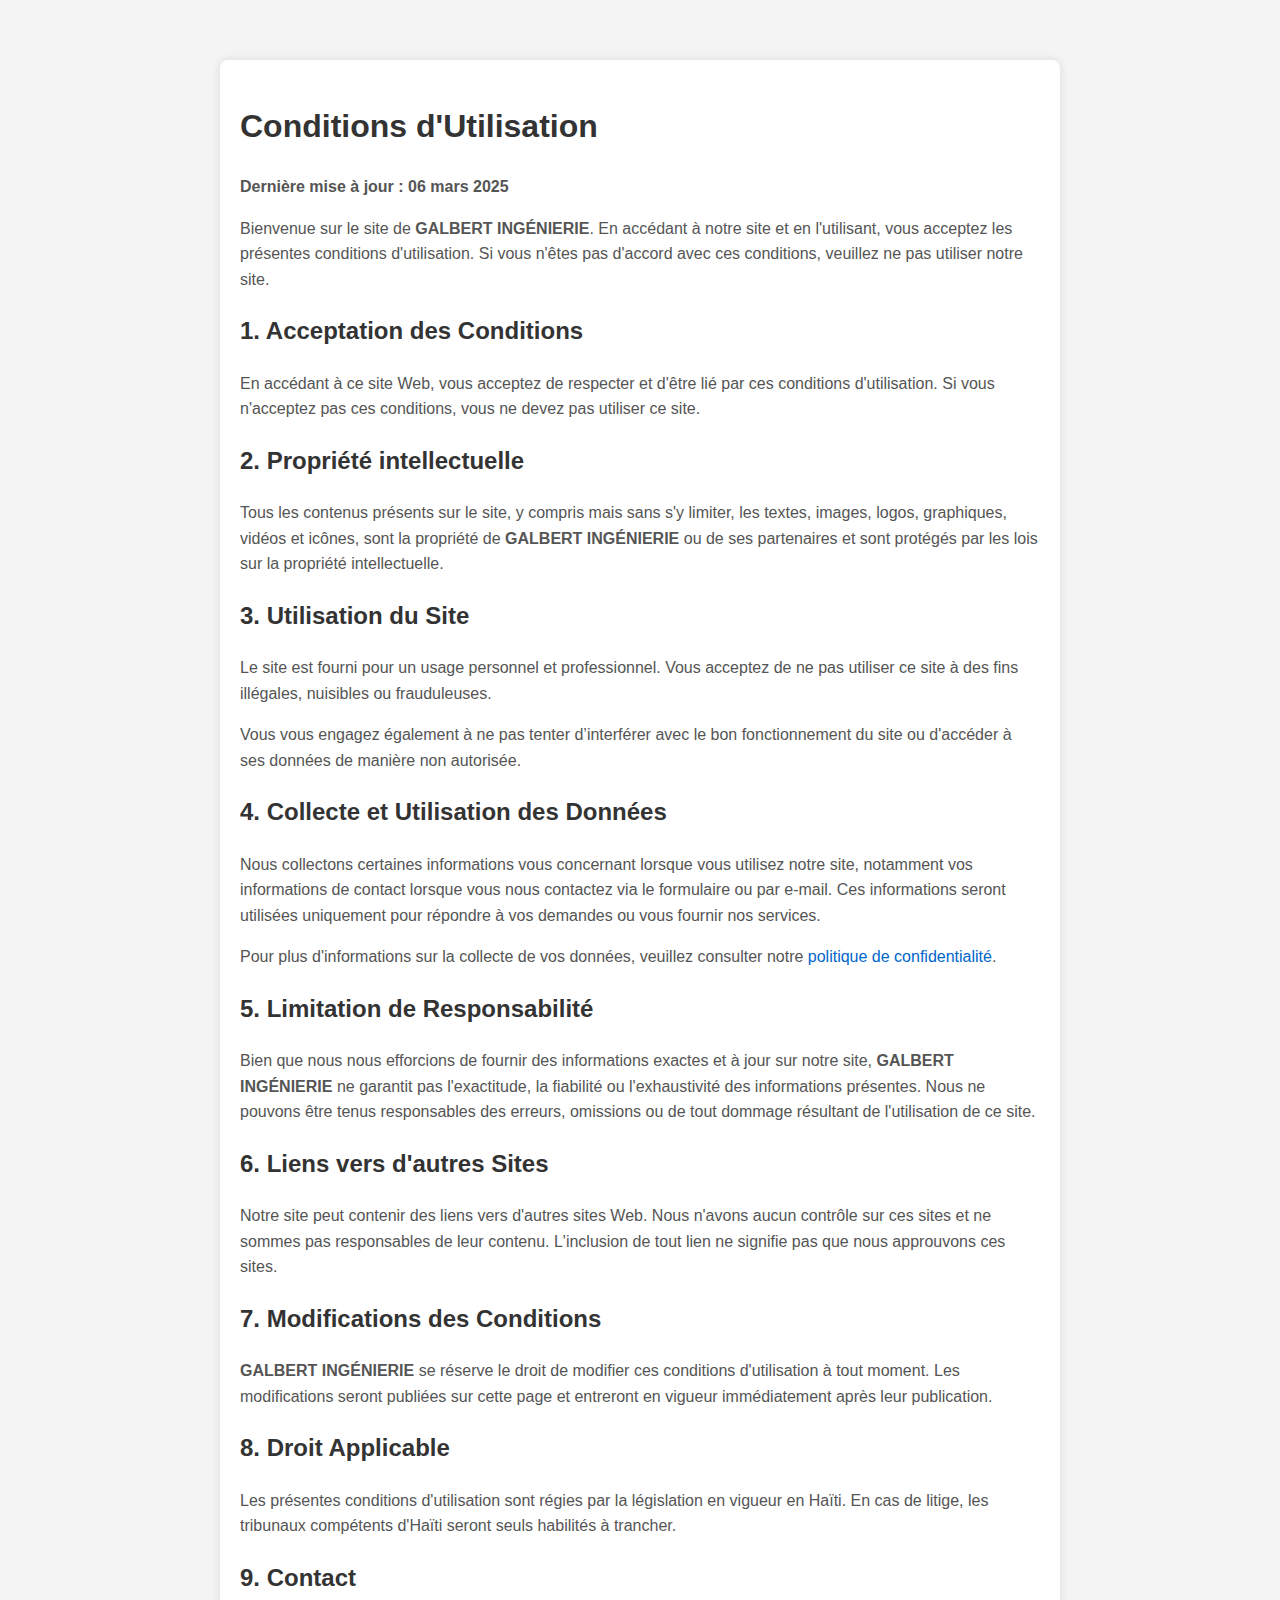
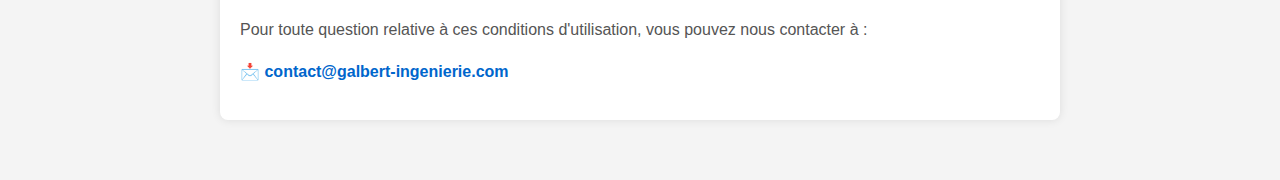
<file: terms.html>
<!DOCTYPE html>
<html lang="fr">
<head>
    <meta charset="UTF-8">
    <meta name="viewport" content="width=device-width, initial-scale=1.0">
    <title>Conditions d'Utilisation | GALBERT INGÉNIERIE</title>
    <style>
        body {
            font-family: Arial, sans-serif;
            line-height: 1.6;
            margin: 40px;
            padding: 20px;
            background-color: #f4f4f4;
        }
        .container {
            max-width: 800px;
            margin: auto;
            background: white;
            padding: 20px;
            border-radius: 8px;
            box-shadow: 0 0 10px rgba(0, 0, 0, 0.1);
        }
        h1, h2 {
            color: #333;
        }
        p {
            color: #555;
        }
        a {
            color: #0066cc;
            text-decoration: none;
        }
    </style>
</head>
<body>

<div class="container">
    <h1>Conditions d'Utilisation</h1>
    <p><strong>Dernière mise à jour : 06 mars 2025</strong></p>

    <p>Bienvenue sur le site de <strong>GALBERT INGÉNIERIE</strong>. En accédant à notre site et en l'utilisant, vous acceptez les présentes conditions d'utilisation. Si vous n'êtes pas d'accord avec ces conditions, veuillez ne pas utiliser notre site.</p>

    <h2>1. Acceptation des Conditions</h2>
    <p>En accédant à ce site Web, vous acceptez de respecter et d'être lié par ces conditions d'utilisation. Si vous n'acceptez pas ces conditions, vous ne devez pas utiliser ce site.</p>

    <h2>2. Propriété intellectuelle</h2>
    <p>Tous les contenus présents sur le site, y compris mais sans s'y limiter, les textes, images, logos, graphiques, vidéos et icônes, sont la propriété de <strong>GALBERT INGÉNIERIE</strong> ou de ses partenaires et sont protégés par les lois sur la propriété intellectuelle.</p>

    <h2>3. Utilisation du Site</h2>
    <p>Le site est fourni pour un usage personnel et professionnel. Vous acceptez de ne pas utiliser ce site à des fins illégales, nuisibles ou frauduleuses.</p>
    <p>Vous vous engagez également à ne pas tenter d’interférer avec le bon fonctionnement du site ou d'accéder à ses données de manière non autorisée.</p>

    <h2>4. Collecte et Utilisation des Données</h2>
    <p>Nous collectons certaines informations vous concernant lorsque vous utilisez notre site, notamment vos informations de contact lorsque vous nous contactez via le formulaire ou par e-mail. Ces informations seront utilisées uniquement pour répondre à vos demandes ou vous fournir nos services.</p>
    <p>Pour plus d'informations sur la collecte de vos données, veuillez consulter notre <a href="privacy-policy.html">politique de confidentialité</a>.</p>

    <h2>5. Limitation de Responsabilité</h2>
    <p>Bien que nous nous efforcions de fournir des informations exactes et à jour sur notre site, <strong>GALBERT INGÉNIERIE</strong> ne garantit pas l'exactitude, la fiabilité ou l'exhaustivité des informations présentes. Nous ne pouvons être tenus responsables des erreurs, omissions ou de tout dommage résultant de l'utilisation de ce site.</p>

    <h2>6. Liens vers d'autres Sites</h2>
    <p>Notre site peut contenir des liens vers d'autres sites Web. Nous n'avons aucun contrôle sur ces sites et ne sommes pas responsables de leur contenu. L'inclusion de tout lien ne signifie pas que nous approuvons ces sites.</p>

    <h2>7. Modifications des Conditions</h2>
    <p><strong>GALBERT INGÉNIERIE</strong> se réserve le droit de modifier ces conditions d'utilisation à tout moment. Les modifications seront publiées sur cette page et entreront en vigueur immédiatement après leur publication.</p>

    <h2>8. Droit Applicable</h2>
    <p>Les présentes conditions d'utilisation sont régies par la législation en vigueur en Haïti. En cas de litige, les tribunaux compétents d'Haïti seront seuls habilités à trancher.</p>

    <h2>9. Contact</h2>
    <p>Pour toute question relative à ces conditions d'utilisation, vous pouvez nous contacter à :</p>
    <p><strong>📩 <a href="mailto:contact@galbert-ingenierie.com">contact@galbert-ingenierie.com</a></strong></p>
</div>

</body>
</html>
</file>
<file: styles.css>
/* RESET DE BASE */
* {
    margin: 0;
    padding: 0;
    box-sizing: border-box;
}

html, body {
    height: 100%;
    scroll-behavior: smooth;
}

/* Meta tag viewport pour mobile */
@media only screen and (max-width: 600px) {
    meta[name="viewport"] {
        content: "width=device-width, initial-scale=1.0";
    }
}

/* Variables CSS pour les couleurs et polices */
:root {
    --primary-color: #003366;
    --secondary-color: #ffcc00;
    --background-color: #f9f9f9;
    --text-color: #333;
    --white: #ffffff;
    --shadow: 0 4px 10px rgba(0, 0, 0, 0.1);
}

/* BODY */
body {
    font-family: 'Segoe UI', Tahoma, Geneva, Verdana, sans-serif;
    background-color: var(--background-color);
    color: var(--text-color);
    line-height: 1.6;
    display: flex;
    flex-direction: column;
    min-height: 100%;
    padding: 0 10px; /* Ajout de padding pour mieux gérer les espaces sur mobile */
}

/* HEADER */
header {
    background-color: var(--primary-color);
    color: var(--white);
    padding: 15px 0;
    text-align: center;
    box-shadow: var(--shadow);
    position: sticky;
    top: 0;
    z-index: 1000;
}

header nav ul {
    list-style: none;
    display: flex;
    justify-content: center;
    padding: 0;
    margin: 0;
}

header nav ul li {
    margin: 0 20px;
}

header nav ul li a {
    text-decoration: none;
    color: var(--white);
    font-weight: bold;
    font-size: 18px;
    transition: color 0.3s;
}

header nav ul li a:hover {
    color: var(--secondary-color);
}

/* MAIN CONTENT */
main {
    flex: 1;
    padding: 20px;
}

/* HERO SECTION */
.hero {
    background: linear-gradient(45deg, #3498db, #2ecc71); /* Dégradé de bleu à vert */
    color: white;
    padding: 30px;
    margin: 20px auto;
    width: 80%;
    max-width: 900px;
    border-radius: 8px;
    text-align: center;
    opacity: 0;
    animation: fadeIn 1.5s ease-out forwards;
}

@keyframes fadeIn {
    0% { opacity: 0; }
    100% { opacity: 1; }
}

.hero h1 {
    font-size: 2.5em;
    margin-bottom: 20px;
}

.hero p {
    font-size: 1.2em;
    margin-bottom: 30px;
}

.hero .button {
    background-color: var(--secondary-color);
    color: var(--primary-color);
    padding: 12px 25px;
    font-size: 1.1em;
    text-decoration: none;
    border-radius: 5px;
    transition: background-color 0.3s ease, color 0.3s ease;
}

.hero .button:hover {
    background-color: var(--primary-color);
    color: var(--white);
}

/* INTRODUCTION SECTION */
.intro {
    background-color: var(--white);
    padding: 30px;
    margin: 20px auto;
    width: 80%;
    max-width: 900px;
    border-radius: 8px;
    box-shadow: var(--shadow);
    text-align: center;
    opacity: 0;
    animation: slideUp 1s ease-out forwards;
}

@keyframes slideUp {
    0% { opacity: 0; transform: translateY(30px); }
    100% { opacity: 1; transform: translateY(0); }
}

.intro h2 {
    color: var(--primary-color);
    margin-bottom: 20px;
}

.intro p {
    color: var(--text-color);
    font-size: 1.1em;
    margin-bottom: 20px;
}

.intro .button {
    background-color: var(--primary-color);
    color: var(--white);
    padding: 10px 20px;
    font-size: 1em;
    text-decoration: none;
    border-radius: 5px;
    transition: background-color 0.3s ease, color 0.3s ease;
}

.intro .button:hover {
    background-color: var(--secondary-color);
    color: var(--primary-color);
}

/* NOS OFFRES SECTION - Ajout d'animations */
.recruitment ul {
    display: grid;
    grid-template-columns: repeat(auto-fill, minmax(300px, 1fr));
    gap: 20px;
    padding: 0;
    list-style: none;
    transition: all 0.3s ease-in-out;
}

.recruitment ul li {
    background-color: var(--white);
    padding: 20px;
    border-radius: 8px;
    box-shadow: var(--shadow);
    opacity: 0;
    transform: translateY(30px);
    animation: fadeInUp 0.8s ease-out forwards;
}

.recruitment ul li:nth-child(1) {
    animation-delay: 0.2s;
}

.recruitment ul li:nth-child(2) {
    animation-delay: 0.4s;
}

@keyframes fadeInUp {
    0% { opacity: 0; transform: translateY(30px); }
    100% { opacity: 1; transform: translateY(0); }
}

.recruitment h3 {
    color: var(--primary-color);
    font-size: 1.5em;
    margin-bottom: 10px;
}

.recruitment p {
    color: var(--text-color);
    font-size: 1.1em;
    margin-bottom: 15px;
}

.recruitment .button {
    background-color: var(--primary-color);
    color: var(--white);
    padding: 10px 20px;
    font-size: 1em;
    text-decoration: none;
    border-radius: 5px;
    transition: background-color 0.3s ease, color 0.3s ease;
}

.recruitment .button:hover {
    background-color: var(--secondary-color);
    color: var(--primary-color);
}

/* FOOTER */
footer {
    background-color: var(--primary-color);
    color: var(--white);
    text-align: center;
    padding: 20px;
    font-size: 1em;
    margin-top: auto;
}

footer p {
    font-size: 0.9em;
}

/* Section avec cadre */
.section-box {
    background-color: #f4f4f4; /* Couleur de fond pour le cadre */
    border: 2px solid #ccc;    /* Bordure légère autour du cadre */
    padding: 20px;              /* Espacement interne pour aérer le contenu */
    margin-top: 20px;           /* Espacement en haut pour séparer des autres sections */
    border-radius: 10px;        /* Coins arrondis */
}

ul {
    list-style-type: none;
    padding-left: 0; /* Pour enlever le retrait à gauche */
}

/* CALL TO ACTION SECTION */
.cta {
    background-color: var(--primary-color);
    color: var(--white);
    padding: 40px 20px;
    text-align: center;
    border-radius: 8px;
    margin: 40px auto;
    width: 80%;
    max-width: 900px;
}

.cta h2 {
    margin-bottom: 20px;
}

.cta p {
    font-size: 1.1em;
    margin-bottom: 20px;
}

.cta .button {
    background-color: var(--secondary-color);
    color: var(--primary-color);
    padding: 12px 25px;
    font-size: 1.1em;
    text-decoration: none;
    border-radius: 5px;
    transition: background-color 0.3s ease, color 0.3s ease;
}

.cta .button:hover {
    background-color: var(--white);
    color: var(--primary-color);
}

/* SERVICES OVERVIEW SECTION */
.services-overview {
    background-color: var(--white);
    padding: 30px;
    margin: 20px auto;
    width: 80%;
    max-width: 900px;
    border-radius: 8px;
    box-shadow: var(--shadow);
    text-align: center;
}

.services-overview h2 {
    color: var(--primary-color);
    margin-bottom: 30px;
}

.service-cards {
    display: grid;
    grid-template-columns: repeat(auto-fit, minmax(250px, 1fr));
    gap: 20px;
}

.service-cards .card {
    background-color: var(--background-color);
    padding: 20px;
    border-radius: 8px;
    box-shadow: var(--shadow);
    transition: transform 0.3s, box-shadow 0.3s;
}

.service-cards .card:hover {
    transform: translateY(-5px);
    box-shadow: 0 6px 15px rgba(0, 0, 0, 0.1);
}

.service-cards .card img {
    width: 50px;
    height: 50px;
    margin-bottom: 15px;
}

.service-cards .card h3 {
    color: var(--primary-color);
    margin-bottom: 10px;
}

.service-cards .card p {
    color: var(--text-color);
    font-size: 1em;
    margin-bottom: 15px;
}

.service-cards .card .button {
    background-color: var(--primary-color);
    color: var(--white);
    padding: 8px 16px;
    font-size: 0.9em;
    text-decoration: none;
    border-radius: 5px;
    transition: background-color 0.3s ease, color 0.3s ease;
}

.service-cards .card .button:hover {
    background-color: var(--secondary-color);
    color: var(--primary-color);
}

/* Responsivité */
@media only screen and (max-width: 768px) {
    .hero, .intro, .cta, .services-overview {
        width: 90%;
    }

    .hero h1 {
        font-size: 2em;
    }

    .hero p {
        font-size: 1em;
    }

    .recruitment ul {
        grid-template-columns: 1fr;
    }

    header nav ul {
        flex-direction: column;
    }

    header nav ul li {
        margin: 10px 0;
    }
}
/* MEDIA QUERIES POUR RÉACTIVITÉ */

@media (max-width: 768px) {
    /* Ajustements pour les écrans plus petits (tablettes et moins) */
    .hero {
        width: 90%;
        padding: 20px;
    }

    .intro {
        width: 90%;
        padding: 20px;
    }

    .recruitment ul {
        grid-template-columns: 1fr;
    }

    .cta {
        width: 90%;
        padding: 30px 10px;
    }

    .services-overview {
        width: 90%;
        padding: 20px;
    }

    .service-cards {
        grid-template-columns: 1fr;
    }

    /* Ajustement des polices pour les petits écrans */
    .hero h1 {
        font-size: 2em;
    }

    .hero p {
        font-size: 1em;
    }

    .intro h2 {
        font-size: 1.5em;
    }

    .intro p {
        font-size: 1em;
    }

    .recruitment h3 {
        font-size: 1.3em;
    }

    .recruitment p {
        font-size: 1em;
    }

    .cta h2 {
        font-size: 1.8em;
    }

    .cta p {
        font-size: 1em;
    }

    .services-overview h2 {
        font-size: 1.5em;
    }

    .service-cards .card {
        padding: 15px;
    }
}

/* Pour les très petits écrans (moins de 480px) */
@media (max-width: 480px) {
    .hero h1 {
        font-size: 1.8em;
    }

    .hero p {
        font-size: 0.9em;
    }

    .intro h2 {
        font-size: 1.4em;
    }

    .intro p {
        font-size: 0.9em;
    }

    .recruitment h3 {
        font-size: 1.2em;
    }

    .recruitment p {
        font-size: 0.9em;
    }

    .cta h2 {
        font-size: 1.6em;
    }

    .cta p {
        font-size: 0.9em;
    }

    .services-overview h2 {
        font-size: 1.3em;
    }
}
.project-preview {
    padding: 2rem;
    background-color: #f9f9f9;
    text-align: center;
}

.project-box {
    display: flex;
    flex-direction: column;
    align-items: center;
    gap: 1rem;
    max-width: 800px;
    margin: 0 auto;
}

.project-image {
    width: 100%;
    max-width: 600px;
    height: auto;
    border-radius: 8px;
    box-shadow: 0 2px 6px rgba(0,0,0,0.1);
}

.project-description {
    text-align: left;
}

.project-summary {
    font-style: italic;
    margin-top: 0.5rem;
}
.project-feature {
    padding: 2rem;
    background-color: #f9f9f9;
    text-align: center;
}

.project-main-image {
    width: 100%;
    max-width: 800px;
    height: auto;
    border-radius: 12px;
    box-shadow: 0 2px 8px rgba(0,0,0,0.1);
    margin-bottom: 20px;
}

.project-details {
    text-align: left;
    margin: 20px auto;
    max-width: 800px;
}

.project-details p {
    margin: 10px 0;
}

.project-details ul {
    list-style-type: disc;
    padding-left: 20px;
}

.project-plan {
    margin-top: 30px;
}

.project-plan-image {
    width: 100%;
    max-width: 800px;
    height: auto;
    border-radius: 12px;
    box-shadow: 0 2px 8px rgba(0,0,0,0.1);
    margin-bottom: 20px;
}
</file>
